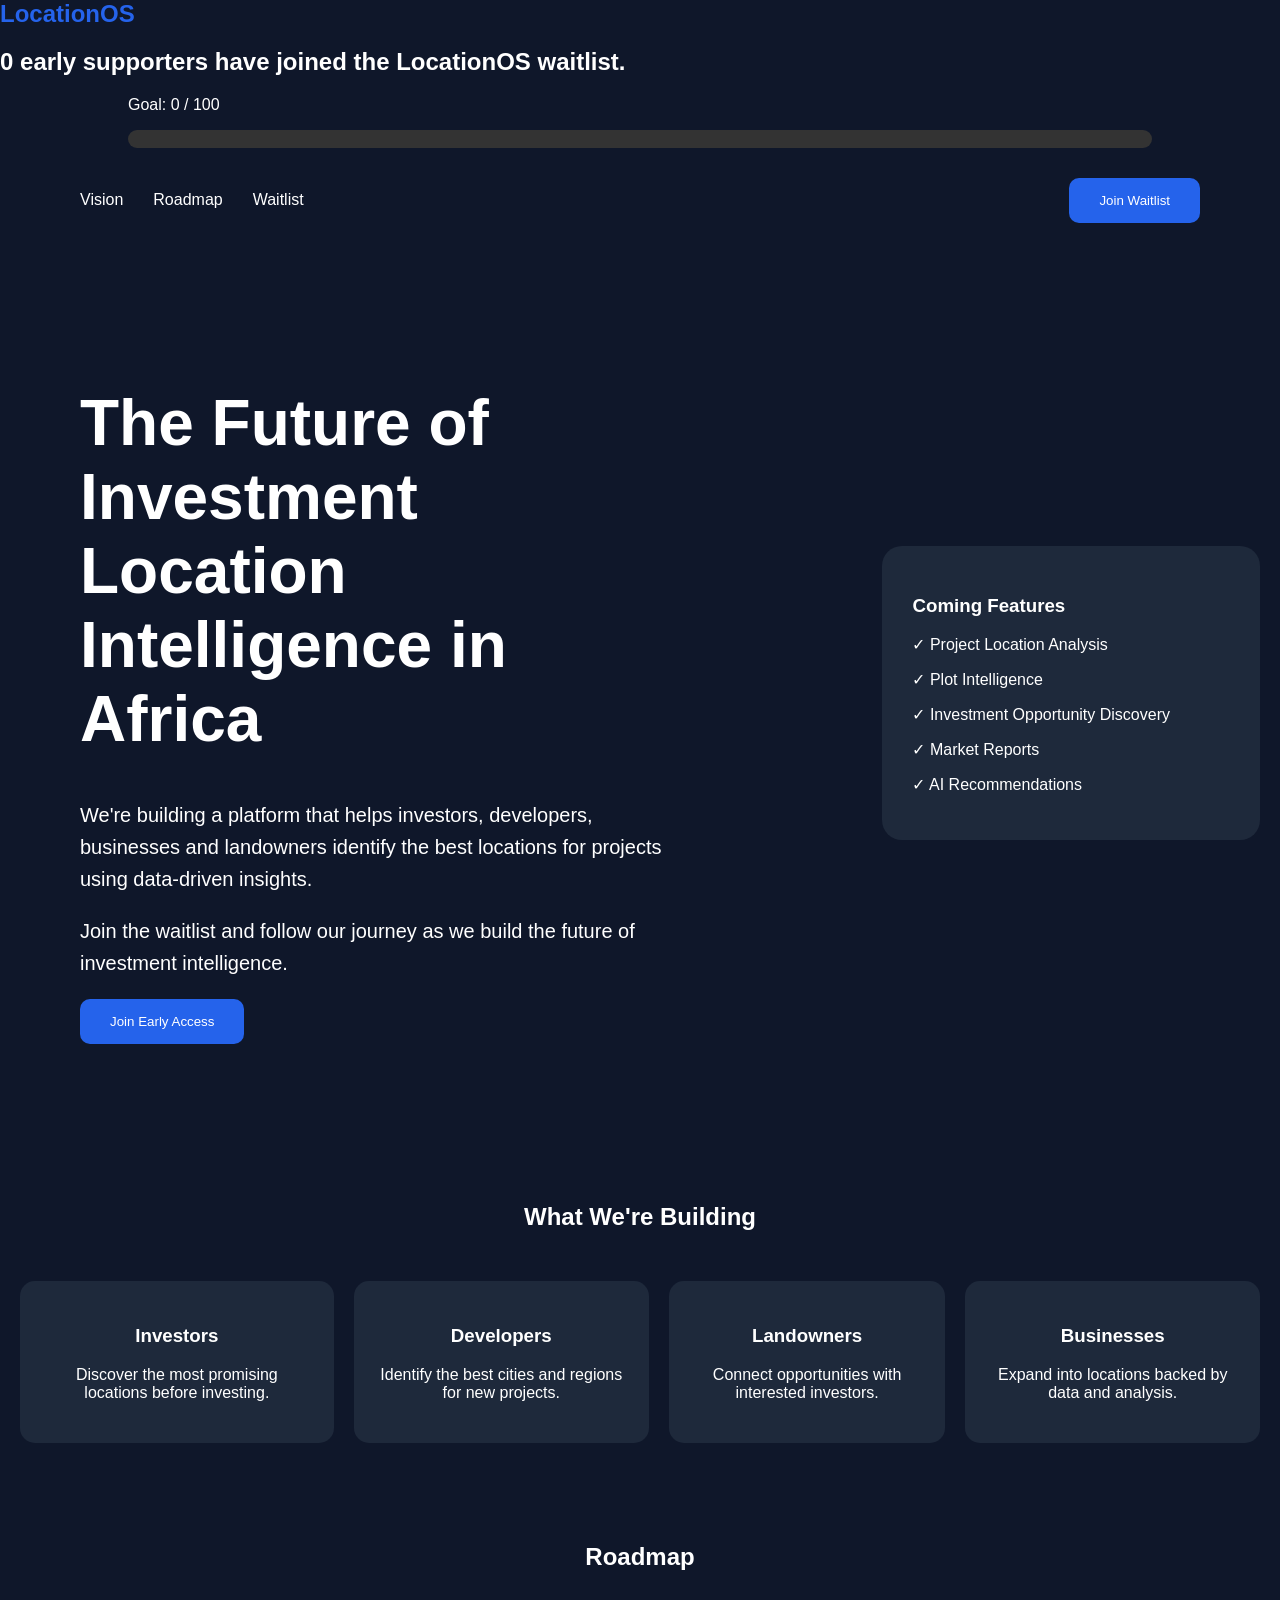
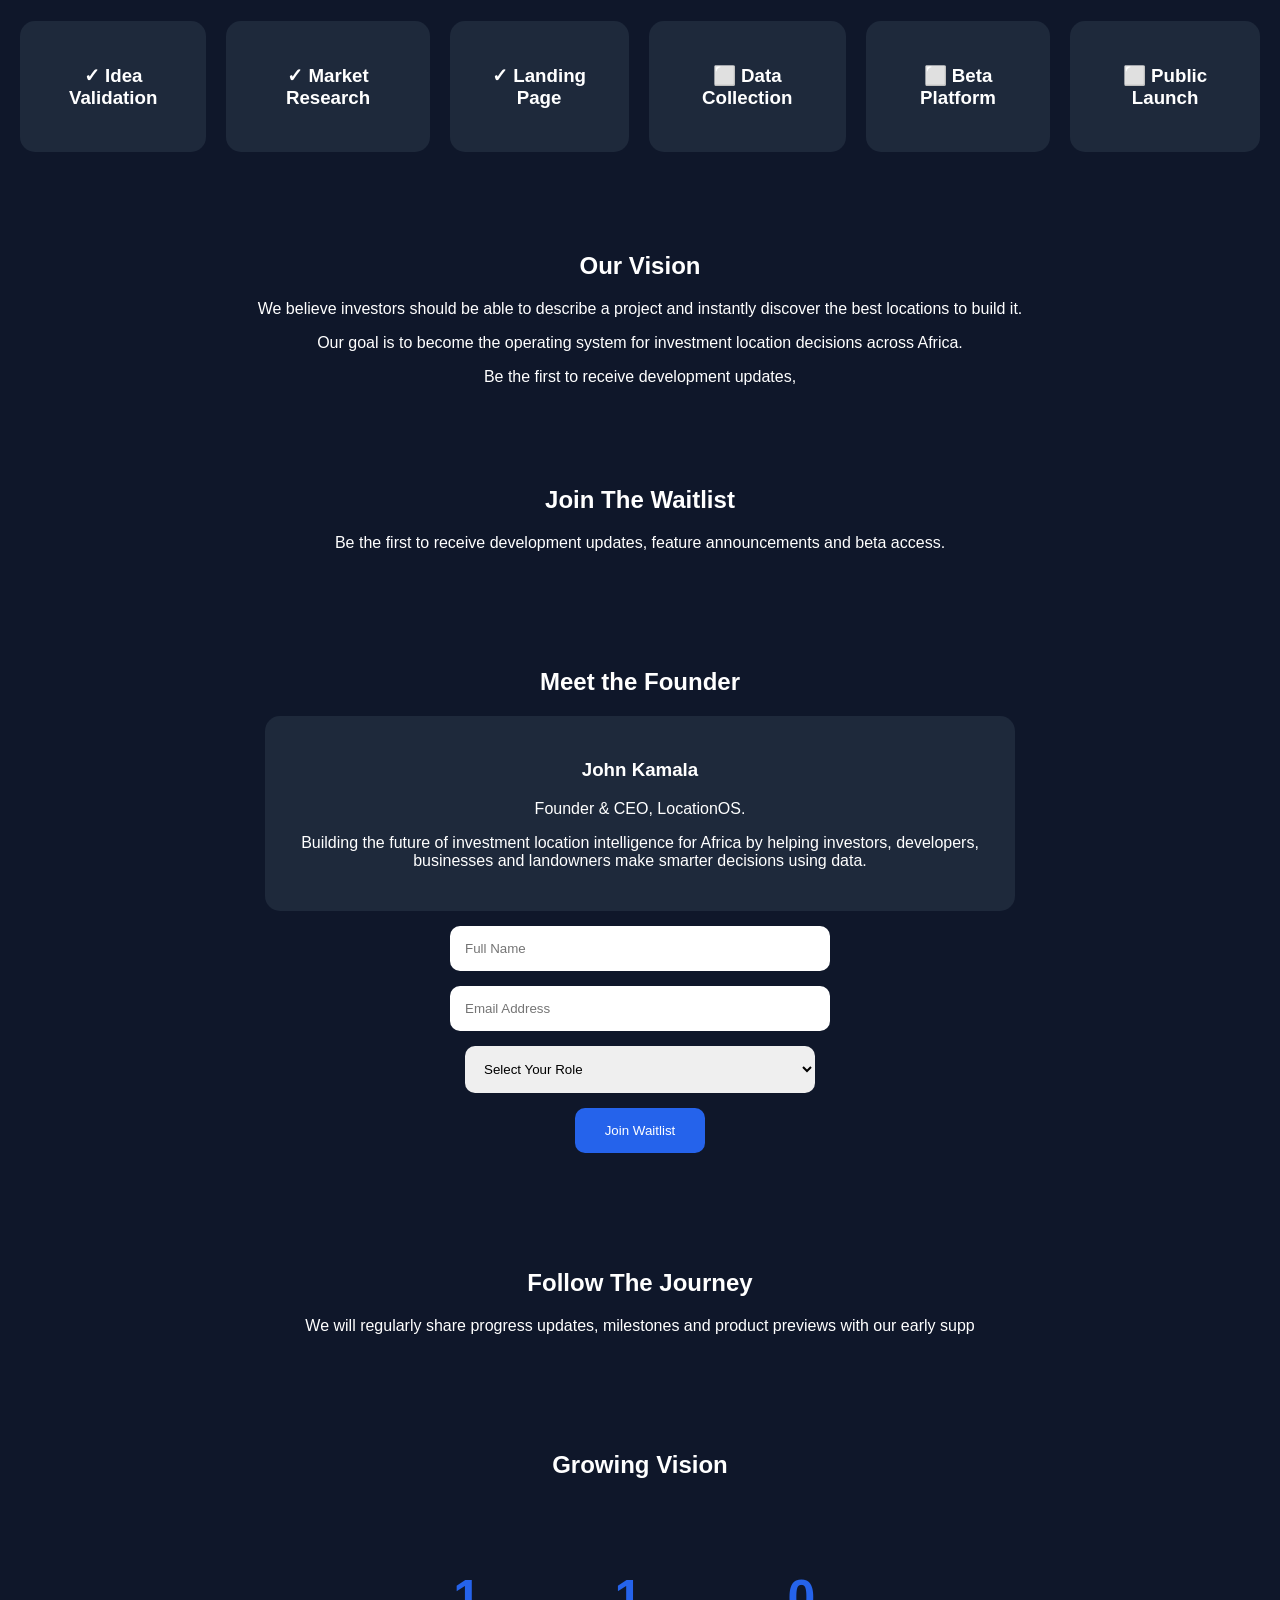
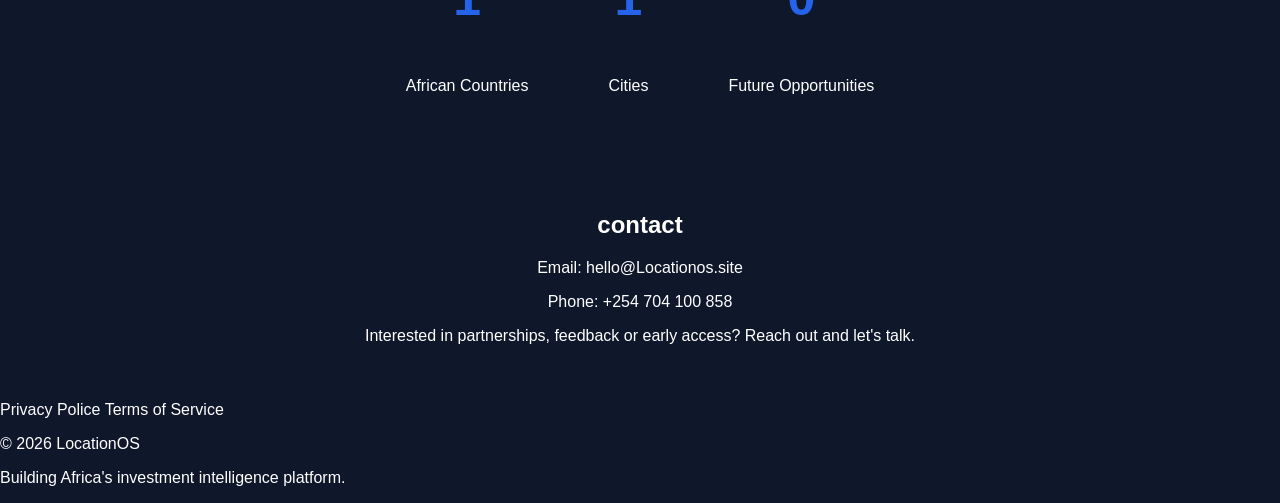
<file: index.html>
<!DOCTYPE html>
<html>

<head>
    <link rel="icon" type="image/png" href="favicon.png">
     <!-- Google tag (gtag.js) -->
<script async src="https://www.googletagmanager.com/gtag/js?id=G-KN0M2GLQKS"></script>
<script>
  window.dataLayer = window.dataLayer || [];
  function gtag(){dataLayer.push(arguments);}
  gtag('js', new Date());

  gtag('config', 'G-KN0M2GLQKS');
</script>
      <title>LocationOS | Africa's Real Estate Operating System</title>

<meta name="description"
content="LocationOS is building Africa's first real estate operating system, helping investors, developers, and businesses make better location decisions.">
     <div class="logo">LocationOS</div>
    <meta name="viewport" content="width=device-width,initial-scale=1.0">
    <div class="waitlist-counter">
    <h2>
        <span id="waitlistCount">0</span> early supporters have joined the LocationOS waitlist.
    </h2>
    <div class="progress-container">
        <p>
            Goal: <span
            id="waitlistCount2">0</span> / 100
        </p>
        <div class="progress-bar">
            <div id="progreeFill"
            class="progress-fill"></div>
        </div>
    </div>
</div>
    <title>LocationOS</title>
    <link rel="stylesheet" href="style.css">
</head>
<body>

    <div class="navbar">

        <div class="menu">
            <a href="#Vision">Vision</a>
            <a href="#Roadmap">Roadmap</a>
            <a href="#waitlistForm">Waitlist</a>
        </div>
        <button id="navbarWaitlistButton">Join Waitlist</button>
    </div>

    <div class="hero">

        <div class="hero-left">

            <h1>The Future of Investment Location Intelligence in Africa</h1>

            <p>
                We're building a platform that helps investors,
                developers, businesses and landowners identify the
                best locations for projects using data-driven insights.
            </p>

            <p>
                Join the waitlist and follow our journey as we build
                the future of investment intelligence.
            </p>

            <button type="submit" id="heroWaitlistButton">Join Early Access</button>

        </div>

        <div class="hero-right">

            <div class="dashboard">

                <h3>Coming Features</h3>

                <p>✓ Project Location Analysis</p>

                <p>✓ Plot Intelligence</p>

                <p>✓ Investment Opportunity Discovery</p>

                <p>✓ Market Reports</p>

                <p>✓ AI Recommendations</p>

            </div>

        </div>

    </div>

    <div class="section">

        <h2>What We're Building</h2>

        <div class="cards">

            <div class="card">
                <h3>Investors</h3>
                <p>Discover the most promising locations before investing.</p>
            </div>

            <div class="card">
                <h3>Developers</h3>
                <p>Identify the best cities and regions for new projects.</p>
            </div>

            <div class="card">
                <h3>Landowners</h3>
                <p>Connect opportunities with interested investors.</p>
            </div>

            <div class="card">
                <h3>Businesses</h3>
                <p>Expand into locations backed by data and analysis.</p>
            </div>

        </div>

    </div>

    <div class="section" id="Roadmap">

        <h2>Roadmap</h2>

        <div class="cards">

            <div class="card">
                <h3>✓ Idea Validation</h3>
            </div>

            <div class="card">
                <h3>✓ Market Research</h3>
            </div>

            <div class="card">
                <h3>✓ Landing Page</h3>
            </div>

            <div class="card">
                <h3>⬜ Data Collection</h3>
            </div>

            <div class="card">
                <h3>⬜ Beta Platform</h3>
            </div>

            <div class="card">
                <h3>⬜ Public Launch</h3>
            </div>

        </div>
    </div>

    <div class="section" id="Vision">

        <h2>Our Vision</h2>

        <p>
            We believe investors should be able to describe a project
            and instantly discover the best locations to build it.
        </p>

        <p>
            Our goal is to become the operating system for investment
            location decisions across Africa.
        </p>
Be the first to receive development updates,
    </div>

          <div class="waitlist" id="waitlist">

    <h2>Join The Waitlist</h2>

    <p>
        Be the first to receive development updates,
        feature announcements and beta access.
    </p>
</div>
 <div class="section">

    <h2>Meet the Founder</h2>

    <div class="card">

        <h3>John Kamala</h3>

        <p>
            Founder & CEO, LocationOS.
        </p>

        <p>
            Building the future of investment location intelligence
            for Africa by helping investors, developers,
            businesses and landowners make smarter decisions
            using data.
        </p>

    </div>
    <form id="waitlistForm">

        <input
            type="text"
            id="fullName"
            placeholder="Full Name"
            required>

        <input
            type="email"
            id="email"
            placeholder="Email Address"
            required>

        <select id="role" required>

            <option value="">
                Select Your Role
            </option>

            <option>
                Investor
            </option>

            <option>
                Developer
            </option>

            <option>
                Landowner
            </option>

            <option>
                Business Owner
            </option>

            <option>
                Other
            </option>

        </select>

        <button type="submit" id="formwaitlistButton">
            Join Waitlist
        </button>

    </form>

    <p id="message"></p>

</div>

    <div class="section">

        <h2>Follow The Journey</h2>

        <p>
            We will regularly share progress updates,
            milestones and product previews with our early supp
    </div>
<div class="section">

    <h2>Growing Vision</h2>

    <div class="stats">

        <div class="stat">
            <h3 class="counter" data-target="54">1</h3>
            <p>African Countries</p>
        </div>

        <div class="stat">
            <h3 class="counter" data-target="1000">1</h3>
            <p>Cities</p>
        </div>

        <div class="stat">
            <h3 class="counter" data-target="50000">0</h3>
            <p>Future Opportunities</p>
        </div>

    </div>

</div>
<script src="script.js"></script>
<div class="section">

    <h2>contact</h2>

    <p>Email: hello@Locationos.site</p>

    <p>Phone: +254 704 100 858</p>
    <p>
        Interested in partnerships, feedback or early access?
        Reach out and let's talk.
    </p>

</div>
<a href="privacy.html">Privacy Police</a>
<a href="terms.html">Terms of Service</a>
</body>
<footer><p>© 2026 LocationOS</p>
<P>Building Africa's investment intelligence platform.</P>
</footer>
</html>
</file>
<file: style.css>
html {
scroll-behavior: smooth;
}

body {
    margin: 0;
    background: #0F172A;
    color: white;
    font-family: Arial, sans-serif;
}

.navbar {
    display: flex;
    justify-content: space-between;
    align-items: center;
    padding: 20px 80px;
}

.logo {
    font-size: 24px;
    font-weight: bold;
    color: #2563EB;
}

.menu {
    display: flex;
    gap: 30px;
}

a {
    color: white;
    text-decoration: none;
    transition: 0.3s;
}
a:hover {
color: #2563EB;
}
button {
    background: #2563EB;
    color: white;
    border: none;
    padding: 15px 30px;
    border-radius: 10px;
    cursor: pointer;
    transition: 0.3s;
}
button:hover { 
    transform: translateY(-3px);
 box-shadow: 0px 0px 25px rgba(37,99,235,0.6);
}
.hero {
    display: flex;
    justify-content: space-between;
    align-items: center;
    padding: 100px 80px;
}

.hero-left {
    max-width: 600px;
}

.hero-left h1 {
    font-size: 64px;
}

.hero-left p {
    font-size: 20px;
    line-height: 1.6;
}

.dashboard {
    background: #1E293B;
    padding: 30px;
    border-radius: 20px;
    width: 100%;
    max-width: 350px;
}

.score {
    background: #2563EB;
    padding: 12px;
    border-radius: 10px;
    margin: 20px 0;
}

.section {
    padding: 40px 20px;
    text-align: center;
}

.cards {
    display: flex;
    gap: 20px;
    margin-top: 50px;
}

.card {
    background: #1E293B;
    padding: 25px;
    border-radius: 15px;
    transition: 0.3s;
}
.card:hover {
    transform: translateY(-20px);
    box-shadow: 0px 10px 30px rgba(37, 99, 235, 0.3);
}
.stats {
    display: flex;
    justify-content: center;
    gap: 80px;
    margin-top: 40px;
}

.stat h3 {
    font-size: 50px;
    color: #2563EB;
}

.waitlist {
    padding: 40px 20px;
    text-align: center;
    max-width: 700px;
    margin: 0 auto;
}

input {
    display: block;
    margin: 15px auto;
    padding: 15px;
    width:100%;
    max-width: 350px;
    border-radius: 10px;
    border: none;
}
.stats {
    display: flex;
    justify-content: center;
    gap: 80px;
}

.stat h3 {
    font-size: 50px;
    color: #2563EB;
}
.dashboard {
    animation: float 4s ease-in-out infinite;
}

@keyframes float {

    0% {
        transform: translateY(0);
    }

    50% {
        transform: translateY(-15px);
    }

    100% {
        transform: translateY(0);
    }

}
select {
    display: block;
    margin: 15px auto;
    padding: 15px;
    width:100%;
   max-width: 350px;
    border-radius: 10px;
    border: none;
}
.card{
    max-width: 700px;
    margin: auto;
}
.progress-container {

    width: 80%;
    margin: 10px auto;

}

.progress-bar {

    width: 100%;
    height: 18px;
    background: #333;
    border-radius: 20px;
    overflow: hidden;

}

.progress-fill {

    height: 100%;
    width: 0%;
    background: #2563eb;
    transition: width 0.5s ease;

}
@media (max-width: 768px) {

    .navbar {
       display: flex;
        flex-direction: row;
        justify-content: center;
        align-items: center;
        flex-wrap:wrap;
        text-align: center;
        gap: 20px;
    }

    .menu {
        flex-direction: row;
        gap: 20px;
        align-items: center;
        display: flex;
    }

    .hero {
        flex-direction: column;
        text-align: center;
        padding: 40px 20px;
        gap: 40px;
    }

    .hero-left {
        max-width: 100%;
    }

    .hero-left h1 {
        font-size: 38px;
    }

    .hero-left p {
        font-size: 18px;
    }

    .dashboard {
        width: 100%;
        max-width: 350px;
    }

    .section {
        padding: 50px 20px;
    }

    .cards {
        flex-direction: column;
        align-items: center;
    }

    .card {
        width: 100%;
        max-width: 350px;
    }

    .stats {
        flex-direction: column;
        gap: 30px;
        align-items: center;
    }

    input,
    select {
        width: 100%;
        max-width: 320px;
    }

    .waitlist {
        padding: 50px 20px;
    }

}
</file>
